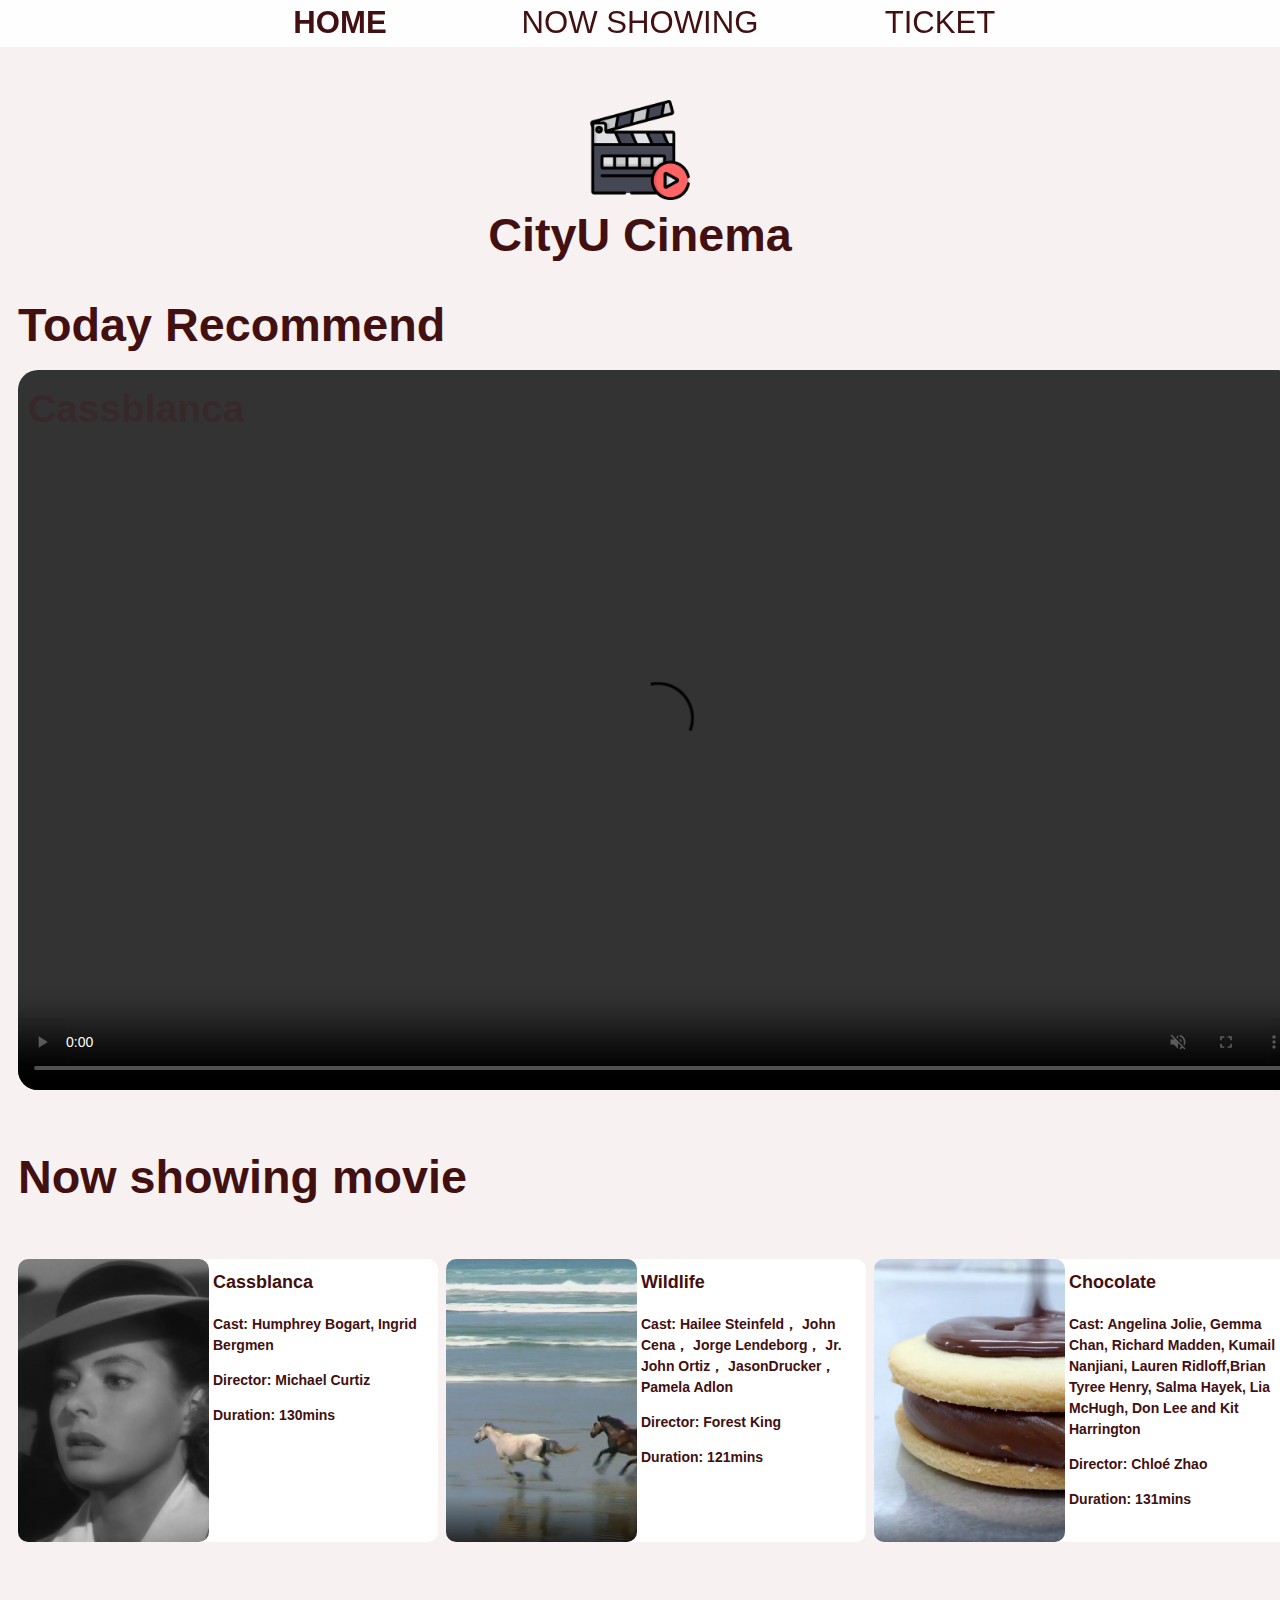
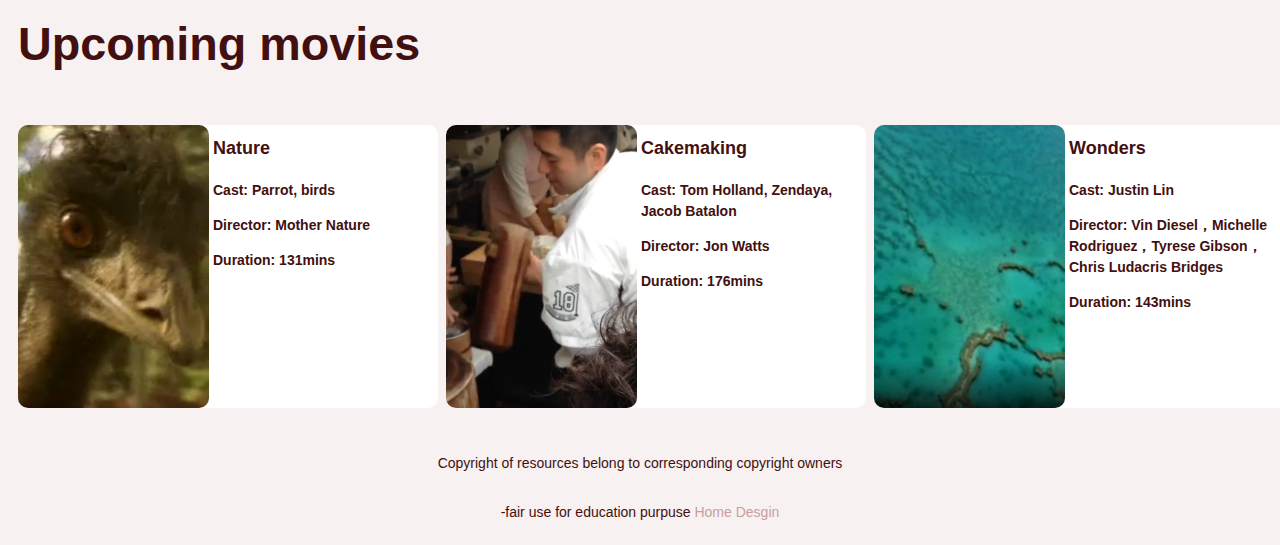
<file: index.html>
<!DOCTYPE html>
<html lang="en">

<head>
    <meta charset="UTF-8">
    <meta http-equiv="X-UA-Compatible" content="IE=edge">
    <meta name="viewport" content="width=device-width, initial-scale=1.0">
    <link rel="icon" href="img/clapboard.png">
    <link rel="stylesheet" href="CSS/common.css" media="screen">
    <link rel="stylesheet" href="CSS/homeStyle.css" media="screen">
    <script src="JS/movies.js"></script>
    <title>CityU Cinema</title>
    <script>
        const PlayThumbnailMovie = (prop, moviesMap) => {
            console.log(prop.children[1].children[0].textContent)
            title = prop.children[1].children[0].textContent;
            let temp = document.querySelector(".section-content").children;
            let data = moviesMap.get(title);
            temp[0].innerHTML = title;
            temp[1].src = data.src;
        }
        window.onload = () => {
            const movies = getMovies();
            const moviesMap = new Map();
            let counter = 0;
            for (let i = 0; i < movies.length; i++) {
                moviesMap.set(movies[i].name, movies[i]);
            }
            console.log("map" + moviesMap.size);
            const showingMovieCards = document.querySelectorAll(".showing-list .movie-cards");
            const upcomingMovieCards = document.querySelectorAll(".coming-list .movie-cards");
            console.log(showingMovieCards)
            console.log(showingMovieCards[0].children[1].children)
            const showingMovies = [];
            const upcomingMovies = [];
            for (let i = 0; i < movies.length; i++) {
                if (movies[i].type === "now") {
                    showingMovies.push(movies[i])
                } else if (movies[i].type === "upcoming") {
                    upcomingMovies.push(movies[i])
                }
            }
            movies.splice(0, movies.length);
            movies.push(...showingMovies, ...upcomingMovies)
            console.log(movies);
            //set playing movies
            document.querySelector(".video-clip").src = movies[counter % movies.length].src;
            document.querySelector(".section-content .title").innerHTML= movies[counter % movies.length].name;
            counter = (counter + 1) % movies.length;
            ///
            const showingMovieList = document.querySelector(".showing-list ul");
            showingMovieList.innerHTML = " ";
            for (let i = 0; i < showingMovies.length; i++) {
                showingMovieList.innerHTML += "<li id=showingMovie_" + i + "></li>"
                document.querySelector("#showingMovie_" + i).innerHTML = "<div class=" + "'" + "movie-cards" + "'" + "></div>";
                document.querySelector("#showingMovie_" + i + " .movie-cards").innerHTML += "<img src=img/" + showingMovies[i].thumbnail + " alt=" + "'" + showingMovies[i].thumbnail + "'" + ">";
                document.querySelector("#showingMovie_" + i + " .movie-cards").innerHTML += "<div class=" + "'" + "info" + "'" + "></div>"
                document.querySelector("#showingMovie_" + i + " .movie-cards .info").innerHTML += "<p class=" + "'" + "title" + "'" + ">" + showingMovies[i].name + "</p>";
                document.querySelector("#showingMovie_" + i + " .movie-cards .info").innerHTML += "<p>Cast: " + showingMovies[i].cast + " </p>"
                document.querySelector("#showingMovie_" + i + " .movie-cards .info").innerHTML += "<p>Director: " + showingMovies[i].director + " </p>"
                document.querySelector("#showingMovie_" + i + " .movie-cards .info").innerHTML += "<p>Duration: " + showingMovies[i].duration + "mins </p>"
            }

            const comingMovieList = document.querySelector(".coming-list ul");
            comingMovieList.innerHTML = " ";
            for (let i = 0; i < upcomingMovies.length; i++) {
                comingMovieList.innerHTML += "<li id=comingMovie_" + i + "></li>"
                document.querySelector("#comingMovie_" + i).innerHTML = "<div class=" + "'" + "movie-cards" + "'" + "></div>";
                document.querySelector("#comingMovie_" + i + " .movie-cards").innerHTML += "<img src=img/" + upcomingMovies[i].thumbnail + " alt=" + "'" + upcomingMovies[i].thumbnail + "'" + ">";
                document.querySelector("#comingMovie_" + i + " .movie-cards").innerHTML += "<div class=" + "'" + "info" + "'" + "></div>"
                document.querySelector("#comingMovie_" + i + " .movie-cards .info").innerHTML += "<p class=" + "'" + "title" + "'" + ">" + upcomingMovies[i].name + "</p>";
                document.querySelector("#comingMovie_" + i + " .movie-cards .info").innerHTML += "<p>Cast: " + upcomingMovies[i].cast + " </p>"
                document.querySelector("#comingMovie_" + i + " .movie-cards .info").innerHTML += "<p>Director: " + upcomingMovies[i].director + " </p>"
                document.querySelector("#comingMovie_" + i + " .movie-cards .info").innerHTML += "<p>Duration: " + upcomingMovies[i].duration + "mins </p>"
            }


            document.querySelectorAll(".movie-cards").forEach((item) => {
                item.addEventListener('click', () => {
                    PlayThumbnailMovie(item, moviesMap)
                })
            })

            document.querySelector(".video-clip").addEventListener('ended', () => {
                setTimeout(() => {
                    let video = document.querySelector(".video-clip");
                    video.src = movies[counter % movies.length].src;
                    document.querySelector(".section-content .title").innerHTML= movies[counter % movies.length].name;
                    //console.log(counter + " " + movies[counter % movies.length].name)
                    counter = (counter + 1) % movies.length;
                }, 2000)
            })

        }
    </script>
</head>

<body>
    <header>
        <img class="company-icon" src="img/clapboard.png" alt="cinema icon">
        <h1 class="company-name">CityU Cinema</h1>
    </header>
    <div class="menu">
        <a class="home-page" href="index.html">HOME</a>
        <a class="nowshowing-page" href="nowshowing.html">NOW SHOWING</a>
        <a class="ticket-page" href="ticketpage.html">TICKET</a>
    </div>
    <!--body-->
    <div class="container">
        <!--Recommend movie-->
        <div class="today-recommand-section">
            <h2 class="section-name">Today Recommend</h2>
            <!--the movie-->
            <div class="section-content">
                <h3 class="title">Wildlife</h3>
                <video class="video-clip" controls autoplay muted>
                    <source src="https://courses.cs.cityu.edu.hk/cs2204/video/wildlife.mp4" type="video/mp4">
                    <source src="https://courses.cs.cityu.edu.hk/cs2204/video/wildlife.ogg" type="video/ogg">
                    Your browser does not support the video tag.
                </video>
            </div>
        </div>
        <!--list of now showing and upcoming-->
        <div class="list-section">
            <!--Now showing movie list-->
            <div class="showing-list">
                <h3 class="list-title">Now showing movie</h3>
                <ul>
                    <li>
                        <div class="movie-cards">
                            <img src="img/spider-mannowayhome_lob_crd_03.jpg" alt="image of spider man no way home" />
                            <div class="info">
                                <p class="title">Spider-Man No Way Home</p>
                                <p>Cast: Tom Holland, Zendaya, Jacob Batalon</p>
                                <p>Director: Jon Watts</p>
                                <p>Duration: 120mins</p>
                            </div>
                        </div>
                    </li>
                    <li>
                        <div class="movie-cards">
                            <img src="img/eternals_lob_crd_06.jpg" alt="image of enternals" />
                            <div class="info">
                                <p class="title">Eternals</p>
                                <p>Cast: Angelina Jolie, Gemma Chan, Richard Madden, Kumail Nanjiani, Lauren Ridloff,
                                    Brian
                                    Tyree Henry, Salma Hayek, Lia McHugh, Don Lee and Kit Harrington</p>
                                <p>Director: Chloé Zhao</p>
                                <p>Duration: 120mins</p>
                            </div>
                        </div>
                    </li>
                    <li>
                        <div class="movie-cards">
                            <img src="img/John_Wick_Chapter_3_Poster.jpg" alt="image of John Wick 3">
                            <div class="info">
                                <p class="title">John Wick: Chapter 3 – Parabellum</p>
                                <p>Cast: A</p>
                                <p>Director: Keanu Reeves，Halle Berry，Laurence Fishburne</p>
                                <p>Duration: 131mins</p>
                            </div>
                        </div>
                    </li>
                </ul>
            </div>
            <!--Upcoming movies list-->
            <div class="coming-list">
                <h3 class="list-title">Upcoming movies</h3>
                <ul>
                    <li>
                        <div class="movie-cards">
                            <img src="img/F9_film_poster.jpg" alt="poster of Fast and  Furious 9">
                            <div class="info">
                                <p class="title">Fast and Furious 9</p>
                                <p>Cast: Justin Lin</p>
                                <p>Director: Vin Diesel，Michelle Rodriguez，Tyrese Gibson， Chris "Ludacris" Bridges</p>
                                <p>Duration: 143mins</p>
                            </div>
                        </div>
                    </li>
                    <li>
                        <div class="movie-cards">
                            <img src="img/The_Batman_2022_Poster.jpg" alt="poster of the batman">
                            <div class="info">
                                <p class="title">The Batman</p>
                                <p>Cast: Matt Reeves</p>
                                <p>Director: Robert Pattinson， Zoë Kravitz， Paul Dano， Jeffrey Wright， John Turturro，
                                    Peter
                                    Sarsgaard， Andy Serkis， Colin Farrell</p>
                                <p>Duration: 176mins</p>
                            </div>
                        </div>
                    </li>
                    <li>
                        <div class="movie-cards">
                            <img src="img/Bumblebee_(film)_poster.png" alt="poster of Bumblebee">
                            <div class="info">
                                <p class="title">Bumblebee</p>
                                <p>Cast: Travis Knight</p>
                                <p>Director: Hailee Steinfeld， John Cena， Jorge Lendeborg， Jr. John Ortiz， Jason
                                    Drucker，
                                    Pamela Adlon</p>
                                <p>Duration: 120mins</p>
                            </div>
                        </div>
                    </li>
                </ul>
            </div>
        </div>
    </div>


    <footer class="footer-container">
        <p>Copyright of resources belong to corresponding copyright owners</p>
        <p>-fair use for education purpuse <a href="index.html">Home</a> <a href="designpage.html">Desgin</a></p>
    </footer>

</body>

</html>
</file>
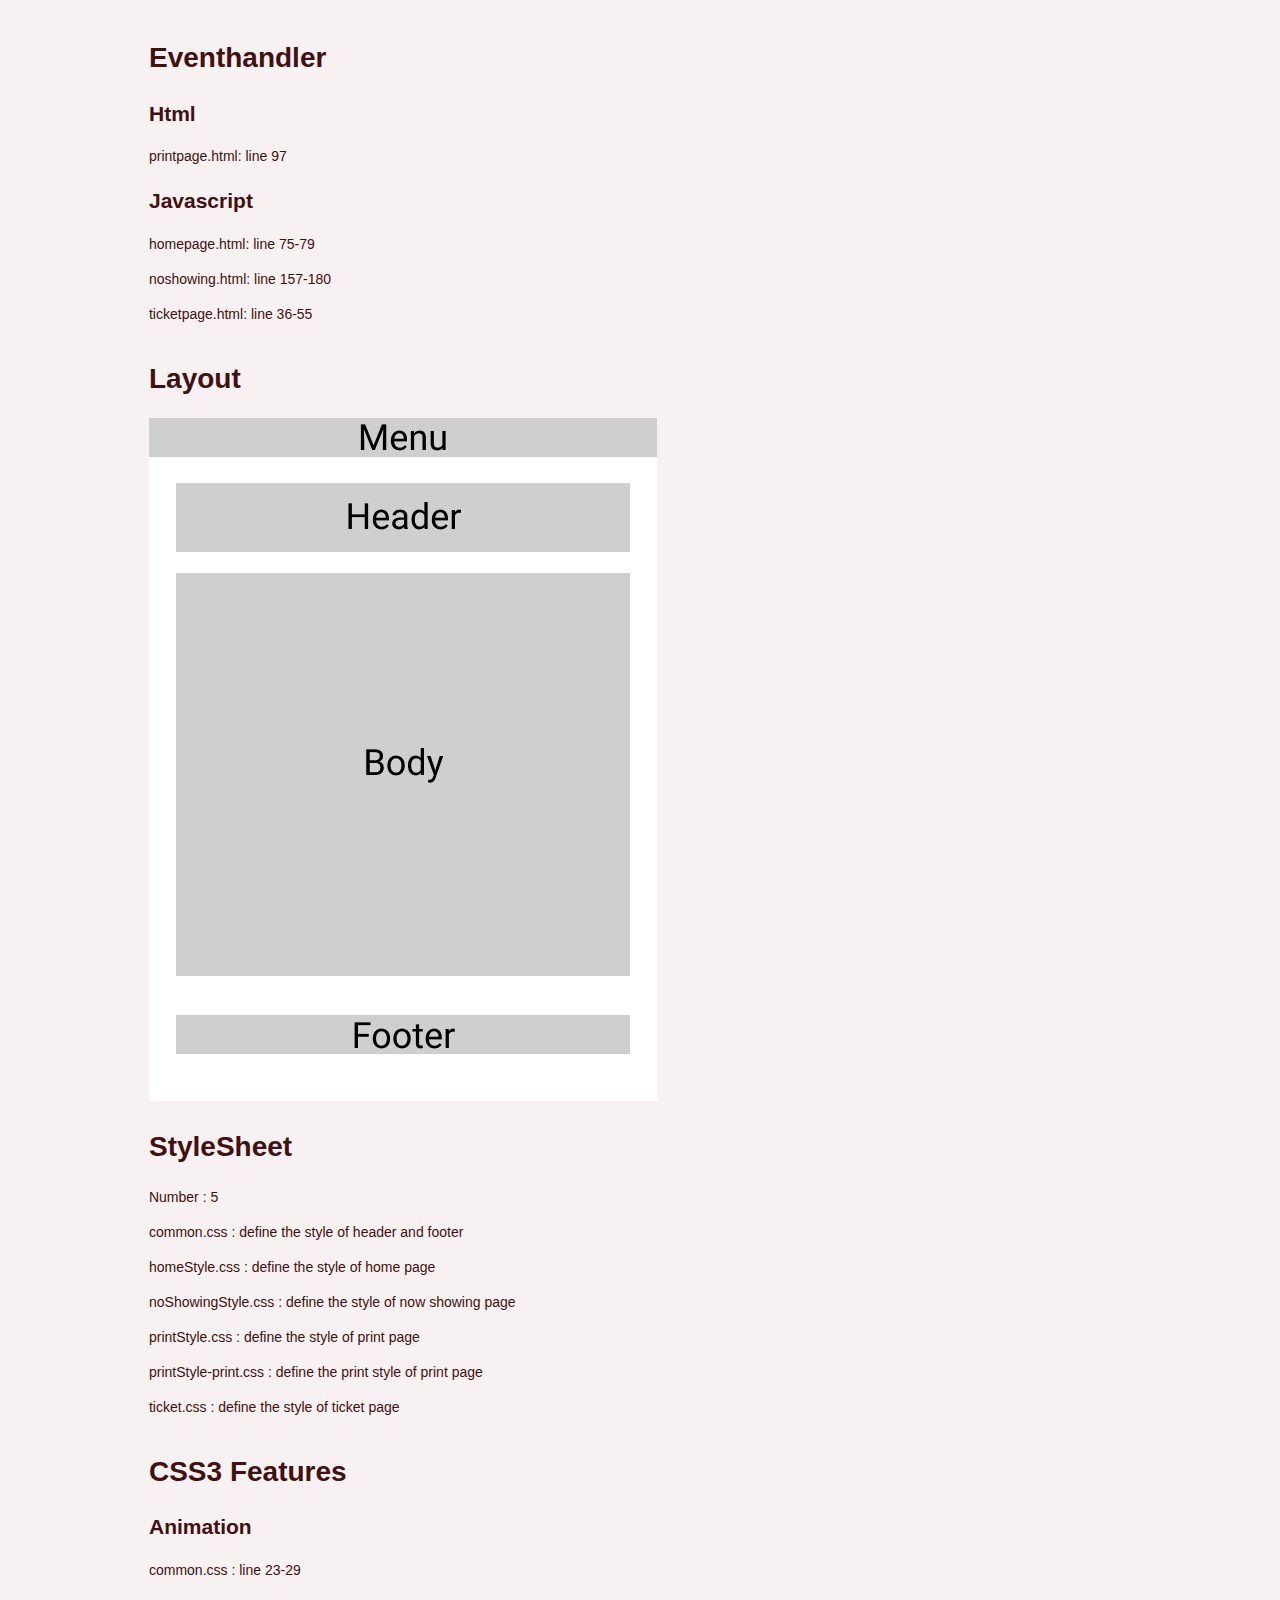
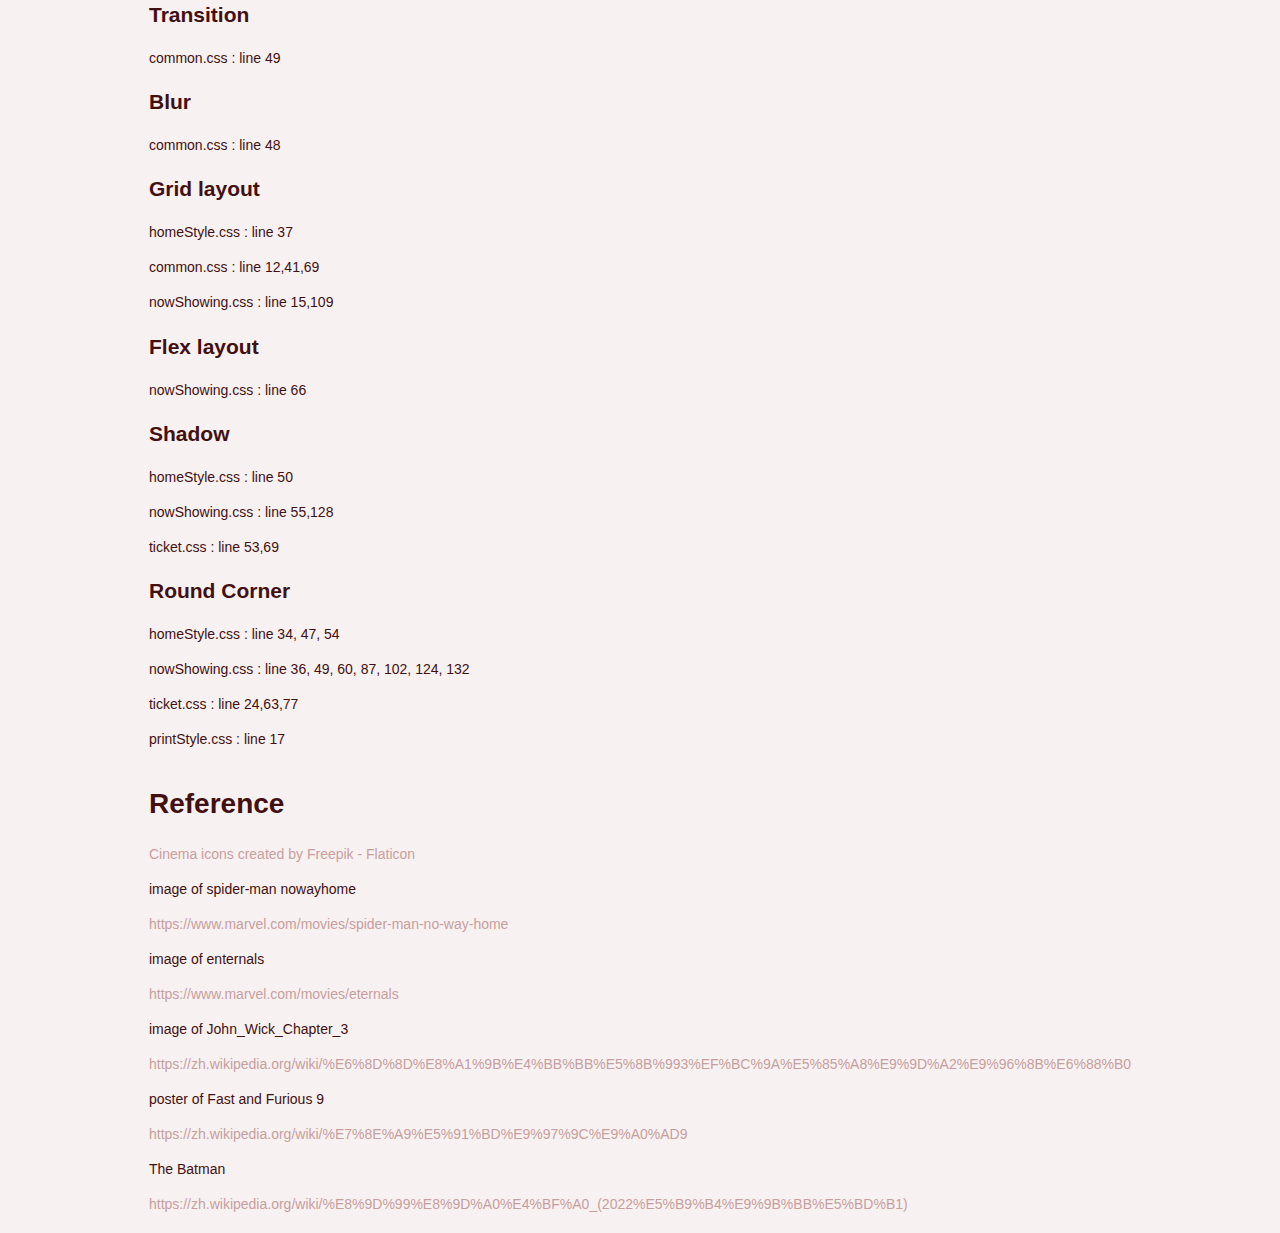
<file: designpage.html>
<!DOCTYPE html>
<html lang="en">

<head>
    <meta charset="UTF-8">
    <meta http-equiv="X-UA-Compatible" content="IE=edge">
    <meta name="viewport" content="width=device-width, initial-scale=1.0">
    <link rel="icon" href="img/clapboard.png">
    <link rel="stylesheet" href="CSS/common.css"  media="screen">
    <title>CityU Cinema</title>
</head>

<body>
    <div class="container">

        <div>
            <h1>Eventhandler</h1>
            <h2>Html</h2>
            <p>printpage.html: line 97</p>
            <h2>Javascript</h2>
            <p>homepage.html: line 75-79 </p>
            <p>noshowing.html: line 157-180</p>
            <p>ticketpage.html: line 36-55</p>
        </div>

        <div>
            <h1>Layout</h1>
            <img src="img/Web-layout.jpg">
        </div>

        <div>
            <h1>StyleSheet</h1>
            <p>Number : <span>5</span></p>
            <p>common.css : <span> define the style of header and footer </span></p>
            <p>homeStyle.css : <span> define the style of home page </span></p>
            <p>noShowingStyle.css : <span>define the style of now showing page </span></p>
            <p>printStyle.css : <span> define the style of print page </span></p>
            <p>printStyle-print.css : <span> define the print style of print page </span></p>
            <p>ticket.css : <span>define the style of ticket page </span></p>
        </div>

        <div>
            <h1>CSS3 Features</h1>
            <h2>Animation </h2>
            <p>common.css : line 23-29</p>

            <h2>Transition</h2>
            <p>common.css : line 49</p>

            <h2>Blur</h2>
            <p>common.css : line 48</p>
            
            <h2>Grid layout </h2>
            <p>homeStyle.css : line 37</p>
            <p>common.css : line 12,41,69</p>
            <p>nowShowing.css : line 15,109</p>

            <h2>Flex layout </h2>
            <p>nowShowing.css : line 66</p>

            <h2>Shadow</h2>
            <p>homeStyle.css : line 50</p>
            <p>nowShowing.css : line 55,128</p>
            <p>ticket.css : line 53,69</p>

            <h2>Round Corner</h2>
            <p>homeStyle.css : line 34, 47, 54</p>
            <p>nowShowing.css : line 36, 49, 60, 87, 102, 124, 132</p>
            <p>ticket.css : line 24,63,77</p>
            <p>printStyle.css : line 17</p>

        </div>


        <h1>Reference</h1>
        <a href="https://www.flaticon.com/free-icons/cinema" title="cinema icons">Cinema icons created by Freepik -
            Flaticon</a>
        <div>
            <p>image of spider-man nowayhome</p>
            <a
                href="https://www.marvel.com/movies/spider-man-no-way-home">https://www.marvel.com/movies/spider-man-no-way-home</a>
        </div>
        <div>
            <p>image of enternals</p>
            <a href="https://www.marvel.com/movies/eternals">https://www.marvel.com/movies/eternals</a>
        </div>
        <div>
            <p>image of John_Wick_Chapter_3</p>
            <a
                href="https://zh.wikipedia.org/wiki/%E6%8D%8D%E8%A1%9B%E4%BB%BB%E5%8B%993%EF%BC%9A%E5%85%A8%E9%9D%A2%E9%96%8B%E6%88%B0">https://zh.wikipedia.org/wiki/%E6%8D%8D%E8%A1%9B%E4%BB%BB%E5%8B%993%EF%BC%9A%E5%85%A8%E9%9D%A2%E9%96%8B%E6%88%B0</a>
        </div>
        <div>
            <p>poster of Fast and Furious 9</p>
            <a
                href="https://zh.wikipedia.org/wiki/%E7%8E%A9%E5%91%BD%E9%97%9C%E9%A0%AD9">https://zh.wikipedia.org/wiki/%E7%8E%A9%E5%91%BD%E9%97%9C%E9%A0%AD9</a>
        </div>
        <div>
            <p>The Batman</p>
            <a
                href="https://zh.wikipedia.org/wiki/%E8%9D%99%E8%9D%A0%E4%BF%A0_(2022%E5%B9%B4%E9%9B%BB%E5%BD%B1)">https://zh.wikipedia.org/wiki/%E8%9D%99%E8%9D%A0%E4%BF%A0_(2022%E5%B9%B4%E9%9B%BB%E5%BD%B1)</a>
        </div>
    </div>
</body>

</html>
</file>
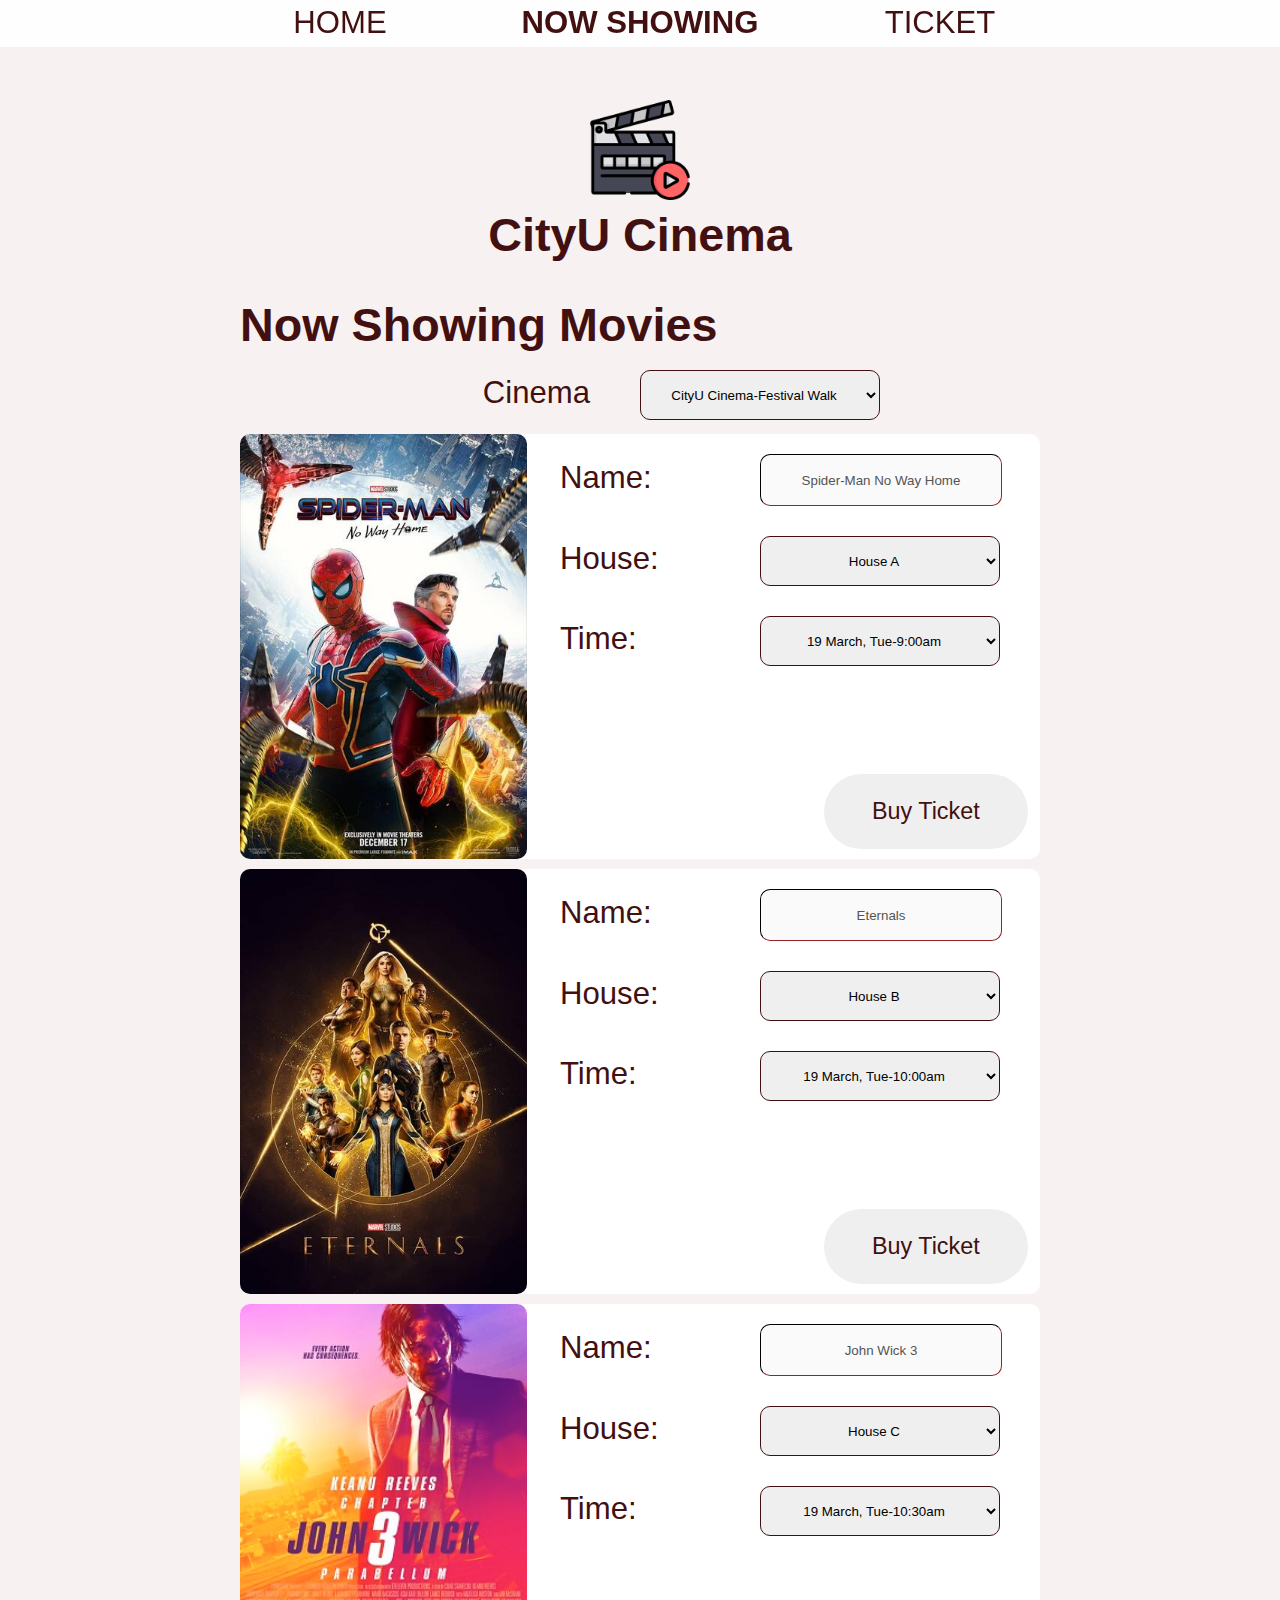
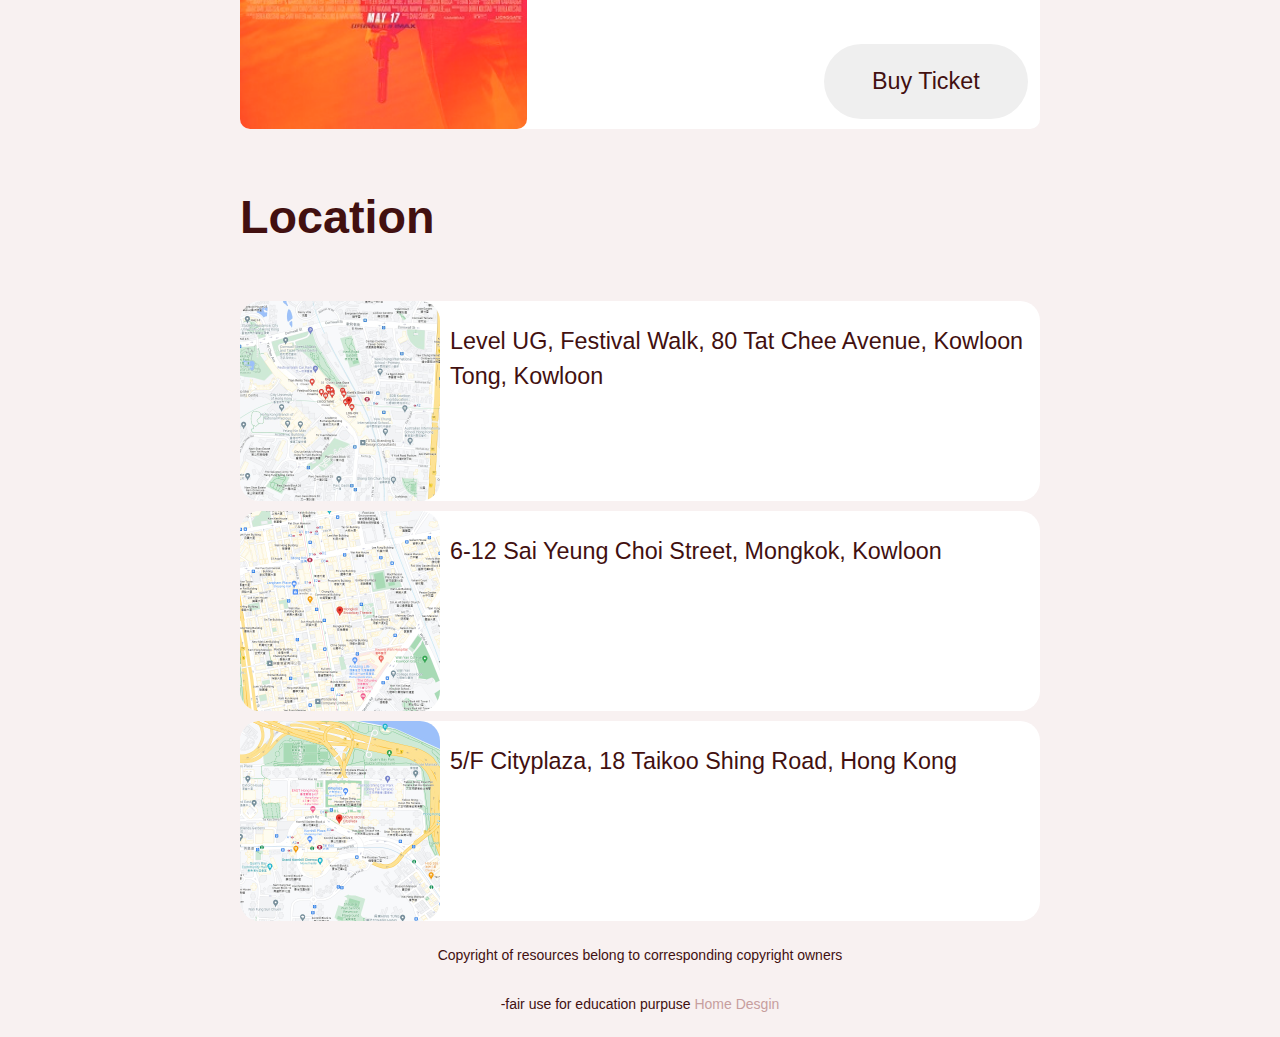
<file: nowshowing.html>
<!DOCTYPE html>
<html lang="en">

<head>
    <meta charset="UTF-8">
    <meta http-equiv="X-UA-Compatible" content="IE=edge">
    <meta name="viewport" content="width=device-width, initial-scale=1.0">
    <link rel="icon" href="img/clapboard.png">
    <link rel="stylesheet" href="CSS/common.css" media="screen">
    <link rel="stylesheet" href="CSS/nowshowingStyle.css" media="screen">
    <!--<script src="JS/cinemas.js"></script>-->
    <script src="https://courses.cs.cityu.edu.hk/cs2204/cw3/cinemas.js"></script>
    <script src="JS/movies.js"></script>
    <title>CityU Cinema</title>

    <script>
        function setAttribute(elem, obj) {
            for (let prop in obj) {
                elem.setAttribute(prop, obj[prop]);
            }
        }
        function Construct_ForDisplay_InputField(parent, label_text, nameAttr, movie_name, movie_id) {
            let input = document.createElement("div");
            input.setAttribute("class", "input");
            let label = document.createElement("label");
            label.setAttribute("for", nameAttr + "_" + movie_id);
            label.appendChild(document.createTextNode(label_text));
            let textBox = document.createElement("input");
            setAttribute(textBox, { type: "text", name: nameAttr, id: nameAttr + "_" + movie_id, value: movie_name, readonly: "readonly" });
            input.appendChild(label);
            input.appendChild(textBox);
            parent.appendChild(input);
        }
        function Construct_SelectField(parent, label_text, nameAttr, movie_id, options, isKey = true, bShowLabel = false) {
            let input = document.createElement("div");
            input.setAttribute("class", "input");
            let label = document.createElement("label");
            label.setAttribute("for", nameAttr + "_" + movie_id);
            label.appendChild(document.createTextNode(label_text));
            let select = document.createElement("select")
            setAttribute(select, { class: nameAttr, name: nameAttr, id: nameAttr + "_" + movie_id });
            for (let [key, val] of options.entries()) {
                let contentText = key;
                if (isKey != true) {
                    contentText = val;
                }
                let option = document.createElement("option");
                let text
                if (bShowLabel) {
                    text = document.createTextNode("House: " + contentText);
                } else {
                    text = document.createTextNode(contentText);
                }
                option.appendChild(text);
                option.setAttribute("value", contentText);
                select.appendChild(option);
            }
            input.appendChild(label);
            input.appendChild(select);
            parent.appendChild(input);
        }

        function ConstructMovieForms(cinemaMap, movies, selectedCinema) {
            document.querySelector(".forms").innerHTML = "";
            let ul = document.querySelector(".forms");
            for (let [movieID, movie] of cinemaMap.get(selectedCinema).entries()) {
                console.log(movie)
                let li = document.createElement("li");
                let form = document.createElement("form");
                setAttribute(form, { class: "form", method: "get", action: "ticketpage.html" });
                let img = document.createElement("img")
                setAttribute(img, { src: "img/" + movies[movieID - 1].thumbnail, alt: movies[movieID - 1].thumbnail })
                let form_inputs = document.createElement("div");
                form_inputs.setAttribute("class", "form-inputs")
                form.appendChild(form_inputs);
                form.appendChild(img);
                li.appendChild(form);
                ul.appendChild(li);
                //hidden
                let hidden = document.createElement("input");
                setAttribute(hidden, { type: "hidden", name: "cinema_name", value: selectedCinema });
                form_inputs.appendChild(hidden);
                // name
                Construct_ForDisplay_InputField(form_inputs, "Name:", "movie_name", movies[movieID - 1].name, movieID);
                //
                // house
                Construct_SelectField(form_inputs, "House:", "House", movieID, movie, true, true);
                //
                //date
                console.log(document.querySelector("#House_" + movieID).value)
                let temp = parseInt(document.querySelector("#House_" + movieID).value);
                Construct_SelectField(form_inputs, "Time:", "movie_time", movieID, movie.get(temp), false);


                //
                let submit_btn = document.createElement("input");
                setAttribute(submit_btn, { class: "btn", type: "submit", value: "Buy Ticket" })
                form.appendChild(submit_btn);
            }
        }

        function Update_Date_By_House(parent, cinemaMap, selectedCinema, movieID, houseNum) {
            parent.innerHTML = "";
            //console.log("ID: " + houseNum);
            //console.log(cinemaMap.get(selectedCinema).get(movieID).get(houseNum));
            for (let [key, val] of cinemaMap.get(selectedCinema).get(movieID).get(houseNum).entries()) {
                let contentText = val;
                let option = document.createElement("option");
                let text = document.createTextNode(contentText);
                option.appendChild(text);
                option.setAttribute("value", contentText);
                parent.appendChild(option);
            }
        }

        window.onload = () => {
            const cinemas = getCinemas();
            const movies = getMovies();
            let cinema = document.querySelector("#cinema");
            //remove original cinemas
            Array.from(cinema).forEach(item => {
                cinema.removeChild(item);
            })
            //insert cinema
            for (let i = 0; i < cinemas.length; i++) {
                let option = document.createElement("option");
                option.setAttribute("value", cinemas[i].branchName)
                option.setAttribute("id", i)
                let optionText = document.createTextNode(cinemas[i].branchName)
                option.appendChild(optionText);
                cinema.appendChild(option);
            }
            // reconstruct data of cinema using 
            let cinemaMap = new Map();
            for (let i = 0; i < cinemas.length; i++) {
                let cinema = cinemas[i];
                let movieMap = new Map()
                for (let j = 0; j < cinema.movies.length; j++) {
                    movie = cinema.movies[j];
                    let showsMap = new Map();
                    for (let k = 0; k < movie.shows.length; k++) {
                        show = movie.shows[k]
                        if (showsMap.get(show.house) == undefined) {
                            showsMap.set(show.house, [show.datetime])
                        } else {
                            let arr = []
                            arr.push(...showsMap.get(show.house), show.datetime)
                            showsMap.set(show.house, arr);
                        }
                    }
                    movieMap.set(movie.id, showsMap);
                }
                cinemaMap.set(cinema.branchName, movieMap);
            }

            console.log(cinemaMap);
            ConstructMovieForms(cinemaMap, movies, document.querySelector("#cinema").value);

            document.querySelector("#cinema").addEventListener("change", () => {
                console.log("change")
                ConstructMovieForms(cinemaMap, movies, document.querySelector("#cinema").value);
                document.querySelectorAll(".House").forEach(ele => {
                    ele.addEventListener("change", () => {
                        let time = document.querySelector("#movie_time" + "_" + ele.id[ele.id.length - 1]);
                        let movieID = parseInt(ele.id[ele.id.length - 1]);
                        let selectedCinema = document.querySelector("#cinema").value
                        let houseNum = parseInt(document.querySelector("#House" + "_" + ele.id[ele.id.length - 1]).value);
                        Update_Date_By_House(time, cinemaMap, selectedCinema, movieID, houseNum);
                    })
                })

            })

            document.querySelectorAll(".House").forEach(ele => {
                ele.addEventListener("change", () => {
                    let time = document.querySelector("#movie_time" + "_" + ele.id[ele.id.length - 1]);
                    let movieID = parseInt(ele.id[ele.id.length - 1]);
                    let selectedCinema = document.querySelector("#cinema").value
                    let houseNum = parseInt(document.querySelector("#House" + "_" + ele.id[ele.id.length - 1]).value);
                    Update_Date_By_House(time, cinemaMap, selectedCinema, movieID, houseNum);
                })
            })
        }
    </script>
</head>

<body>
    <header>
        <img class="company-icon" src="img/clapboard.png" alt="cinema icon">
        <h1 class="company-name">CityU Cinema</h1>
    </header>
    <div class="menu">
        <a class="home-page" href="index.html">HOME</a>
        <a class="nowshowing-page" href="nowshowing.html">NOW SHOWING</a>
        <a class="ticket-page" href="ticketpage.html">TICKET</a>
    </div>

    <div class="container">
        <!--movie_selection-->
        <div class="selection-section">
            <h2 class="selection-title">Now Showing Movies</h2>
            <div class="cinema-selection">
                <label for="cinema">Cinema</label>
                <select name="cinema" id="cinema">
                    <option value="festival walk">CityU Cinema-Festival Walk</option>
                    <option value="MongKok">CityU Cinema-MongKok</option>
                    <option value="TaiKoo">CityU Cinema-TaiKoo</option>
                </select>
            </div>
            <!--movie 1-->
            <ul class="forms">
                <li>
                    <form class="form" method="get" action="ticketpage.html">
                        <img src="img/spider-mannowayhome_lob_crd_03.jpg" alt="image of spider man no way home" />
                        <div class="form-inputs">
                            <div class="input">
                                <label for="movie_name_1">Name: </label>
                                <input type="text" id="movie_name_1" name="movie_name_1" value="Spider-Man No Way Home"
                                    disabled />
                            </div>
                            <div class="input">
                                <label for="house_1">House:</label>
                                <select id="house_1" name="house_1">
                                    <option value="House A">House A</option>
                                </select>
                            </div>
                            <div class="input">
                                <label for="movie_time_1">Time: </label>
                                <select name="movie_time_1" id="movie_time_1">
                                    <option value="19 March, Tue-9:00am">19 March, Tue-9:00am</option>
                                </select>
                            </div>
                        </div>
                        <input class="btn" type="submit" value="Buy Ticket" />
                    </form>
                </li>
                <li>
                    <form class="form" method="get" action="ticketpage.html">
                        <img src="img/eternals_lob_crd_06.jpg" alt="image of enternals" />
                        <div class="form-inputs">
                            <div class="input">
                                <label for="movie_name_2">Name: </label>
                                <input type="text" name="movie_name_2" id="movie_name_2" value="Eternals" disabled />
                            </div>
                            <div class="input">
                                <label for="house_2">House:</label>
                                <select name="house_2" id="house_2">
                                    <option value="House B">House B</option>
                                </select>
                            </div>
                            <div class="input">
                                <label for="movie_time_2">Time: </label>
                                <select name="movie_time_2" id="movie_time_2">
                                    <option value="19 March, Tue-10:00am">19 March, Tue-10:00am</option>
                                </select>
                            </div>
                        </div>
                        <input class="btn" type="submit" value="Buy Ticket" />
                    </form>
                </li>
                <li>
                    <form class="form" method="get" action="ticketpage.html">
                        <img src="img/John_Wick_Chapter_3_Poster.jpg" alt="image of John Wick 3">
                        <div class="form-inputs">
                            <div class="input">
                                <label for="movie_name_3">Name: </label>
                                <input type="text" name="movie_name_3" id="movie_name_3" value="John Wick 3" disabled />
                            </div>
                            <div class="input">
                                <label for="house_3">House:</label>
                                <select name="house_3" id="house_3">
                                    <option value="House C">House C</option>
                                </select>
                            </div>
                            <div class="input">
                                <label for="movie_time_3">Time: </label>
                                <select name="movie_time_3" id="movie_time_3">
                                    <option value="19 March, Tue-10:30am">19 March, Tue-10:30am</option>
                                </select>
                            </div>
                        </div>
                        <input class="btn" type="submit" value="Buy Ticket" />
                    </form>
                </li>
            </ul>
        </div>
        <!--show cinema_location-->
        <div class="locations">
            <h2>Location</h2>
            <div class="location">
                <img src="img/festival_walk_loc.jpg" alt="image of Festival Walk cinema location">
                <p>Level UG, Festival Walk, 80 Tat Chee Avenue, Kowloon Tong, Kowloon</p>
            </div>
            <div class="location">
                <img src="img/mongkok_loc.jpg" alt="image of Mongkok cinema location">
                <p> 6-12 Sai Yeung Choi Street, Mongkok, Kowloon</p>
            </div>
            <div class="location">
                <img src="img/taikoo_loc.jpg" alt="image of taikoo cinema location">
                <p> 5/F Cityplaza, 18 Taikoo Shing Road, Hong Kong</p>
            </div>
        </div>
    </div>

    <footer class="footer-container">
        <p>Copyright of resources belong to corresponding copyright owners</p>
        <p>-fair use for education purpuse <a href="index.html">Home</a> <a href="designpage.html">Desgin</a></p>
    </footer>

</body>

</html>
</file>
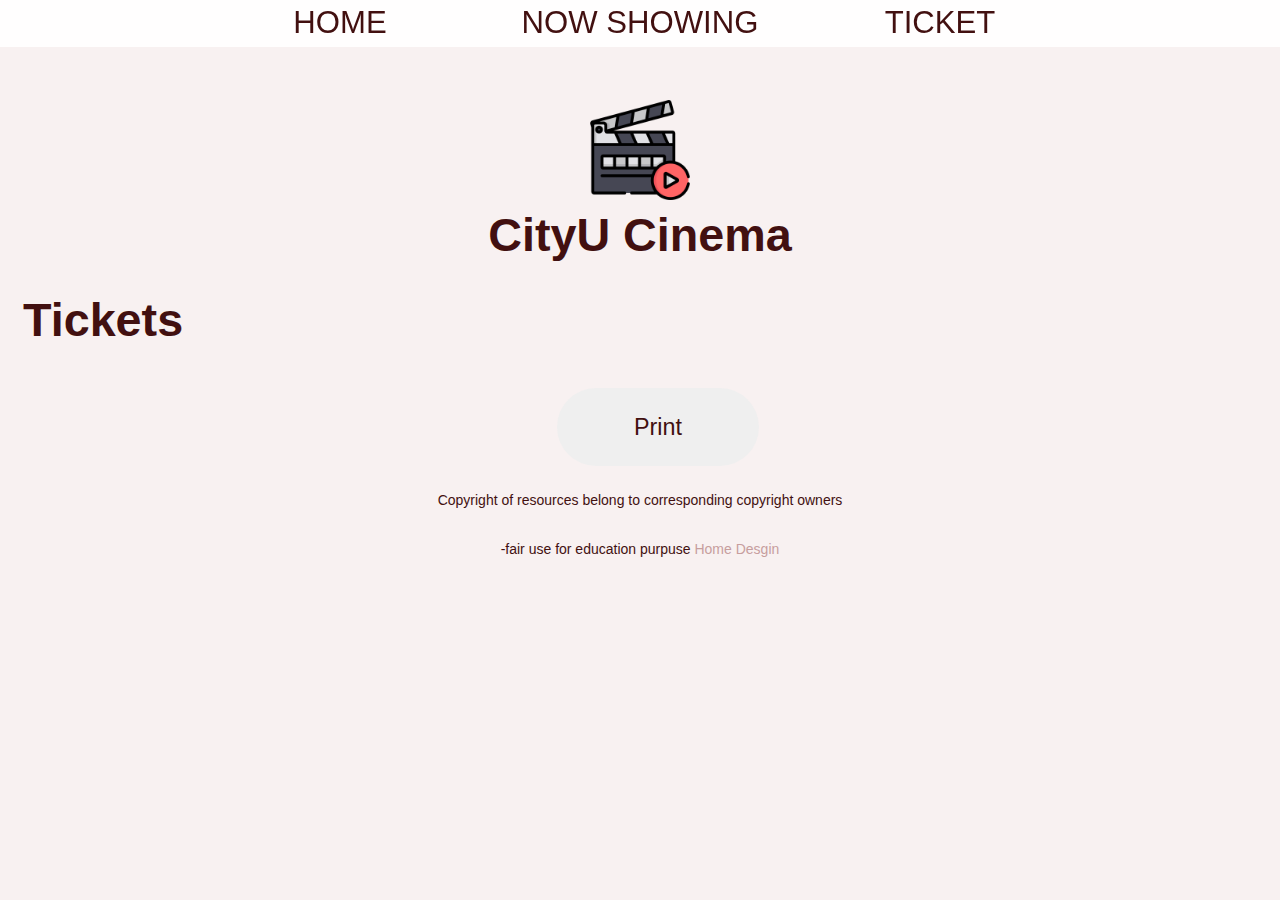
<file: printpage.html>
<!DOCTYPE html>
<html lang="en">

<head>
    <meta charset="UTF-8">
    <meta http-equiv="X-UA-Compatible" content="IE=edge">
    <meta name="viewport" content="width=device-width, initial-scale=1.0">
    <link rel="icon" href="img/clapboard.png">
    <link rel="stylesheet" href="CSS/common.css" media="screen">
    <link rel="stylesheet" href="CSS/printStyle.css" media="screen">
    <link rel="stylesheet" href="CSS/printStyle-print.css" media="print">
    <title>CityU Cinema</title>

    <script>

        function printTickets(){
            window.print();
        }

        function StringToArr(str) {
            let temp = [];
            let seat = "";
            if (str != null) {
                for (let i = 0; i < str.length; i++) {
                    if (str[i] != " ") {
                        seat = seat + str[i];
                    } else {
                        temp.push(seat);
                        seat = "";
                    }
                }
            }
            return temp;
        }

        function Construct_Tickets(parent, cinema_name, movie_name, house, time, seats) {
            for (let i = 0; i < seats.length; i++) {
                parent.innerHTML += "<li" + " " + "id=" + "'" + "ticket_" + i + "'" + "></li>"
                let li = document.querySelector("#ticket_" + i);
                li.innerHTML = "<div class=" + "'" + "ticket" + "'" + "></div>";
                let ticket = document.querySelector("#ticket_" + i + " .ticket");
                ticket.innerHTML += "<h2>Ticket " + (i + 1) + "</h2>";
                ticket.innerHTML += "<p>Cinema: " + cinema_name + "</p>";
                ticket.innerHTML += "<p>Movie: " + movie_name + "</p>";
                ticket.innerHTML += "<p>Time: " + time + "</p>";
                ticket.innerHTML += "<p>House: House" + house + "</p>";
                ticket.innerHTML += "<p>Seat: " + seats[i] + "</p>";
            }
        }
        window.onload = () => {
            document.querySelector(".ticket-list").innerHTML = "";
            let parms = new URLSearchParams(window.location.search);
            let seats = parms.get("seat");
            console.log(seats);
            let seatArr = StringToArr(seats);
            console.log(seatArr.length);
            Construct_Tickets(document.querySelector(".ticket-list"), parms.get("cinema_name"), parms.get("movie_name"), parms.get("house"), parms.get("movie_time"), seatArr);
        }
    </script>
</head>

<body>
    <header>
        <img class="company-icon" src="img/clapboard.png" alt="cinema icon">
        <h1 class="company-name">CityU Cinema</h1>
    </header>
    <div class="menu">
        <a class="home-page" href="index.html">HOME</a>
        <a class="nowshowing-page" href="nowshowing.html">NOW SHOWING</a>
        <a class="ticket-page" href="ticketpage.html">TICKET</a>
    </div>

    <div class="container">
        <h1 class="section-title">Tickets</h1>
        <ul class="ticket-list">
            <li>
                <div class="ticket">
                    <h2>Ticket 1</h2>
                    <p>Cinema: CityU Cinema-Festival Walk</p>
                    <p>Movie: Spider-Man No Way Home</p>
                    <p>Time: 19 March, Tue-9:00am</p>
                    <p>House: House A</p>
                    <p>Seat: C2</p>
                </div>
            </li>
            <li>
                <div class="ticket">
                    <h2>Ticket 2</h2>
                    <p>Cinema: CityU Cinema-Festival Walk</p>
                    <p>Movie: Spider-Man No Way Home</p>
                    <p>Time: 19 March, Tue-9:00am</p>
                    <p>House: House A</p>
                    <p>Seat: C3</p>
                </div>
            </li>
        </ul>
        <input type="button" class="btn" value="Print" onclick="printTickets()" >
    </div>

    <footer class="footer-container">
        <p>Copyright of resources belong to corresponding copyright owners</p>
        <p>-fair use for education purpuse <a href="index.html">Home</a> <a href="designpage.html">Desgin</a></p>
    </footer>

    <script>

    </script>
</body>

</html>
</file>
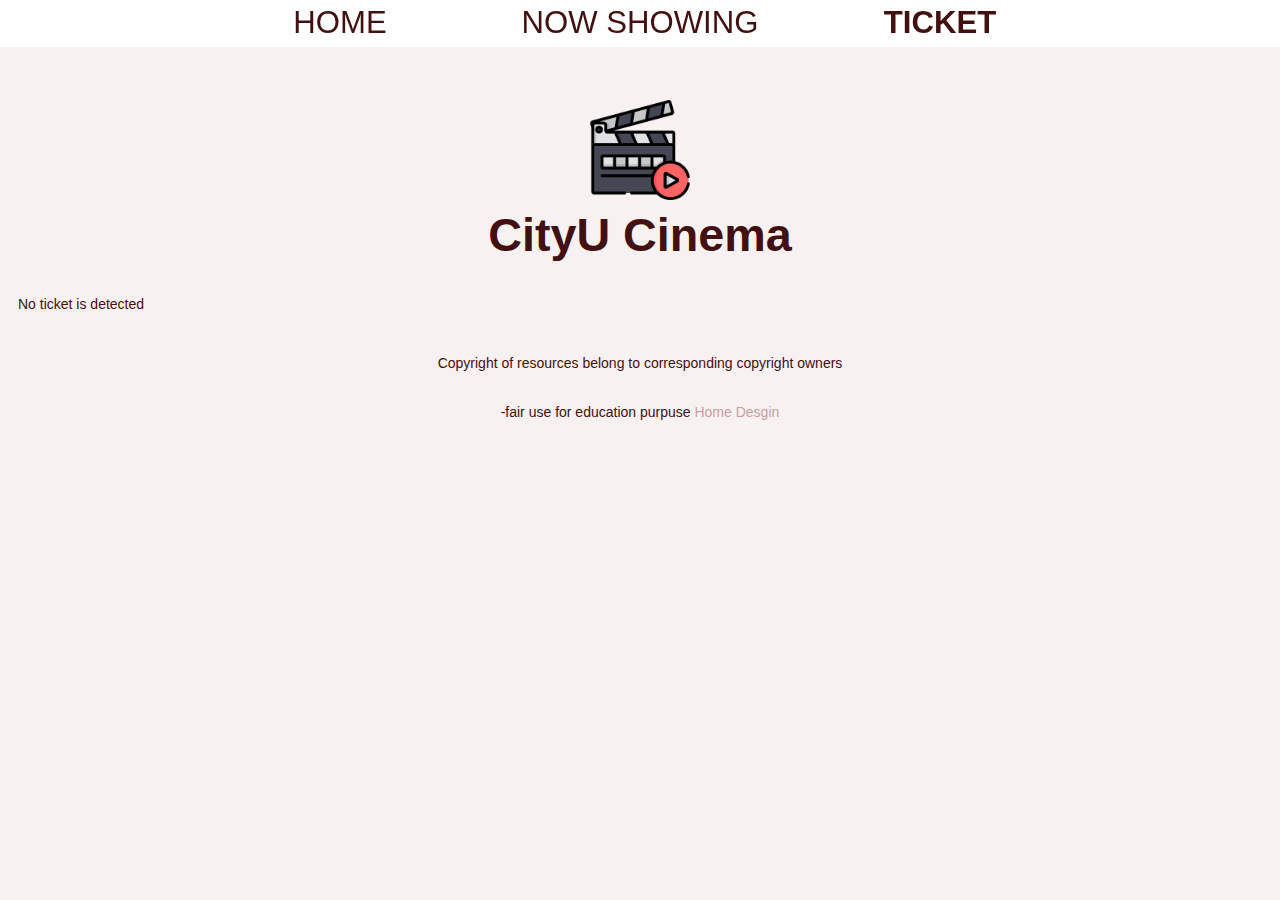
<file: ticketpage.html>
<!DOCTYPE html>
<html lang="en">

<head>
    <meta charset="UTF-8">
    <meta http-equiv="X-UA-Compatible" content="IE=edge">
    <meta name="viewport" content="width=device-width, initial-scale=1.0">
    <link rel="icon" href="img/clapboard.png">
    <link rel="stylesheet" href="CSS/common.css" media="screen">
    <link rel="stylesheet" href="CSS/ticketStyle.css" media="screen">
    <script src="https://courses.cs.cityu.edu.hk/cs2204/cw3/cinemas.js"></script>
    <title>CityU Cinema</title>

    <script>
        function UpdateBookSeat(bookSeats){
            document.querySelector(".seat").value="";
            for(const [key,seat] of bookSeats.entries()){
                console.log(seat);
                document.querySelector(".seat").value+=seat+" ";
            }
        }

        window.onload = () => {
            const parms = new URLSearchParams(window.location.search);
            if (parms == false) {
                document.querySelector(".form").innerHTML = "<p>No ticket is detected</p>";
                return null;
            }
            console.log(parms.has("cinema_name"));
            document.querySelector(".seat").value="";
            document.querySelector(".cinema_name").value = parms.get("cinema_name");
            document.querySelector(".movie_name").value=parms.get("movie_name");
            document.querySelector(".movie_time").value=parms.get("movie_time");
            document.querySelector(".house").value=parms.get("House");
            let seats=document.querySelectorAll(".cinema-seat");
            let bookSeats=new Set();
            seats.forEach(element => {
                element.addEventListener("click",()=>{
                    let seat=element.closest("tr").children[0].textContent+element.textContent;
                    if(bookSeats.has(seat)==true){
                        bookSeats.delete(seat);
                    }else{
                        bookSeats.add(seat);
                    }
                    console.log(seat);
                    console.log(element.style.backgroundColor);
                    let col=element.style.backgroundColor;
                    if(col!="rgb(230, 107, 107)"){
                        element.style.backgroundColor='rgb(230, 107, 107)';
                    }else{
                        element.style.backgroundColor='';
                    }
                   console.log(bookSeats);
                   UpdateBookSeat(bookSeats);
                })
            });
        }
    </script>
</head>

<body>
    <header>
        <img class="company-icon" src="img/clapboard.png" alt="cinema icon">
        <h1 class="company-name">CityU Cinema</h1>
    </header>
    <div class="menu">
        <a class="home-page" href="index.html">HOME</a>
        <a class="nowshowing-page" href="nowshowing.html">NOW SHOWING</a>
        <a class="ticket-page" href="ticketpage.html">TICKET</a>
    </div>

    <div class="container">
        <!--pre fill info-->
        <form class="form" method="get" action="printpage.html">
            <div class="ticket-section">
                <h2>Ticket</h2>
                <div class="ticket-info">
                    <label>Cinema:</label>
                    <input type="text" name="cinema_name" class="cinema_name" value="CityU Cinema-Festival Walk"
                        readonly><br>
                    <label>Movie:</label>
                    <input type="text" name="movie_name" class="movie_name" value="Spider-Man No Way Home"
                        readonly><br>
                    <label>Time:</label>
                    <input type="text" name="movie_time" class="movie_time" value="19 March, Tue-9:00am" readonly><br>
                    <label>House:</label>
                    <input type="text" name="house" class="house" value="House A" readonly><br>
                </div>
            </div>
            <!--table selection-->

            <table>
                <thead>
                    <tr>
                        <th> </th>
                        <th colspan="4" class="cinema-screen">Screen</th>
                    </tr>
                </thead>
                <tr>
                    <td class="cinema-seat-row">A</td>
                    <td class="cinema-seat">1</td>
                    <td class="cinema-seat">2</td>
                    <td class="cinema-seat">3</td>
                    <td class="cinema-seat">4</td>
                </tr>
                <tr>
                    <td class="cinema-seat-row">B</td>
                    <td class="cinema-seat">1</td>
                    <td class="cinema-seat">2</td>
                    <td class="cinema-seat">3</td>
                    <td class="cinema-seat">4</td>
                </tr>
                <tr>
                    <td class="cinema-seat-row">C</td>
                    <td class="cinema-seat">1</td>
                    <td class="cinema-seat">2</td>
                    <td class="cinema-seat">3</td>
                    <td class="cinema-seat">4</td>
                </tr>
            </table>

            <!--seat booked-->
            <div class="seat-booked">
                <h3>Seat Booked</h3>
                <div class="seat-booked-info">
                    <input type="text" name="seat" class="seat" value="C2 C3" readonly>
                    <input class="btn" type="submit" value="Comfirm">
                </div>
            </div>
        </form>
    </div>


    <footer class="footer-container">
        <p>Copyright of resources belong to corresponding copyright owners</p>
        <p>-fair use for education purpuse <a href="index.html">Home</a> <a href="designpage.html">Desgin</a></p>
    </footer>

</body>

</html>
</file>
<file: CSS/common.css>
body{
    font-family: -apple-system, BlinkMacSystemFont, 'Segoe UI', Roboto, Oxygen, Ubuntu, Cantarell, 'Open Sans', 'Helvetica Neue', sans-serif;
    background: hsl(0, 33%, 96%);
    color: hsl(0, 61%, 16%);
    line-height: 1.5;
    font-size: 0.875rem;
}

header{
    /*background: rgb(250, 169, 169);*/
    margin-top: 100px;
    display: grid;
    justify-content: center;
    grid-template-columns: 900px;
}
.company-icon{
    justify-self: center;
    width: 100px;
    height: 100px;
    animation: loadImg 3000ms ease-in-out;
}

@keyframes loadImg{
    0%{
        transform: translateY(-100%);
    }
    100%{
        transform: translateY(0%);
    }
}

.company-name{
    justify-self: center;
    margin-top: 0%;
    margin-bottom: 0%;
    font-size: 6ch;
}
.menu{
    position:fixed;
    background-color:hsla(0, 0%, 100%, 0.5) ;
    display: grid;
    grid-template-columns: repeat(3,minmax(auto,300px));
    justify-content: center;
    top:0%;
    left:0%;
    width:100%;
    z-index: 99;
    backdrop-filter: blur(3px);
    transition: background-color 1s, backdrop-filter 1s;
}
.menu:hover{
    background-color:hsla(0, 0%, 100%, 0.9) ;
    backdrop-filter: blur(8px);
}

.menu>a,.menu>a:visited{
    justify-self: center;
    font-size: 4ch;
    text-decoration: none;
    color:hsl(0, 61%, 16%);
}
.menu>a:hover{
    color:hsl(360, 71%, 66%);
    font-weight: bold;
}

.footer-container{
   /* background: rgb(250, 169, 169);*/
    display: grid;
    justify-content: center;
    justify-items: center;
    align-content: center;
}
a, a:visited{
    text-decoration: none;
    color:hsl(0, 27%, 70%);
}
.container{
    display: grid;
    justify-content: safe center;
    padding: 10px;

}
</file>
<file: CSS/homeStyle.css>
.home-page {
    pointer-events: none;
    cursor: default;
    color: hsl(360, 71%, 66%);
    font-weight: bold;
}

.today-recommand-section>.section-name{
    font-size: 6ch;
    margin-top: 10px;
    margin-bottom: 10px;
}

.today-recommand-section .section-content{
    position: relative;
    width: 1280px;
    height: 725px;

}

.section-content .title{
    position:absolute;
    font-size: 5ch;
    margin: 10px 10px 10px 10px;
    top:0px;
    left: 0px;
    z-index: 1;
    color:hsla(0, 61%, 16%, 0.281);
    pointer-events: none;
}
.showing-list, .coming-list{
    height: 420px;
}
.section-content .video-clip{
    position: relative;
    border-radius: 20px;
    width: 1280px;
    height: 720px;
}
.list-section ul{
    width: 283px;
    height: 1280px;
    list-style-type: none;
    padding-left: 0%;
    transform-origin: right top;
    overflow-x:hidden;
    overflow-y: scroll;
    transform: rotate(-90deg) translateY(-283px);
}
.list-section ul::-webkit-scrollbar{
    display: none;
}
.list-section ul li{
    transform: rotate(90deg) ;
    margin-bottom: 145px;
}

.movie-cards{
    white-space: normal;
    background: white;
    position: relative;
    height: 283px;
    width: 420px;
    border-radius: 10px;
}
.movie-cards:hover{
    box-shadow: 0 4px 8px 1px rgba(255, 67, 67, 0.2), 0 6px 20px 1px rgba(255, 67, 67, 0.2);
}

.movie-cards img{
    border-radius: 10px;
    position: absolute;
    width: 191px;
    height: 283px;
}
.movie-cards img:hover{
    cursor:grab;
}
.movie-cards .info{
    position: absolute;
    left: 195px;
    font-weight: bold;
}
.info>.title{
    margin-top: 10px;
    font-size: large;
    font-weight: bolder;
}

.list-section .list-title{
    font-size: 6ch;
}
</file>
<file: CSS/nowshowingStyle.css>
.nowshowing-page {
    pointer-events: none;
    cursor: default;
    color: hsl(360, 71%, 66%);
    font-weight: bold;
}

.selection-title{
    font-size: 6ch;
    margin-top: 10px;
    margin-bottom: 10px;
}

select,input{
    text-align: center;
}

.selection-section .cinema-selection{
    display: grid;
    grid-template-columns: 1fr 1fr;
    justify-content: center;
}
.cinema-selection label{
    width: 350px;
    height: 50px;
    display: inline-block;
    font-size: 4ch;
    text-align: end;
}
.cinema-selection select{
    width: 240px;
    height: 50px;
    display: inline-block;
    padding: 0%;
    margin: 0%;
    border-radius: 10px;
    border-width: 1px;
    border-color: hsl(0, 61%, 16%);
}
.forms{
    padding-left: 0%;
    list-style-type: none;
    display: grid;
    grid-template-columns: 1fr;
    row-gap: 10px;
}
.forms .form{
    background: white;
    border-radius: 10px;
    position: relative;
    width: 800px;
    height: 425px;
}
.form:hover{
    box-shadow: 0 4px 8px 1px rgba(255, 67, 67, 0.2), 0 6px 20px 1px rgba(255, 67, 67, 0.2);
}
.form img{
    width: 287px;
    height: 425px;
    border-radius: 10px;
}
.form .form-inputs{
    position: absolute;
    left:300px;
    top: 0px;
    width: 500px;
}
.form-inputs .input{
    display: flex;
    margin: 2%;
    padding: 2%;
    align-items: center;
}
.input label{
    width: 200px;
    height: 50px;
    display: inline-block;
    font-size: 4ch;

}
.input input, .input select{
    width: 240px;
    height: 50px;
    display: inline-block;
    padding: 0%;
    margin: 0%;
    border-radius: 10px;
    border-width: 1px;
    border-color: hsl(0, 61%, 16%);
}

.input input:hover,.input select:hover{
    border-color: hsl(360, 71%, 66%);
}
.form .btn{
    font-size: 3ch;
    position: absolute;
    left:73%;
    top:80%;
    color:hsl(0, 61%, 16%);
    padding: 3% 6%;
    border-radius: 50px;
    border: 0px;
}
.form .btn:hover{
    cursor: pointer;
    color: white;
    background:hsl(360, 71%, 66%) ;
}

.locations{
    display: grid;
    grid-template-columns: 1fr;
    row-gap: 10px;
}
.locations>h2{
    font-size: 6ch;
}
.locations .location{
    background:white;
    position: relative;
    width: 800px;
    height: 200px;
    border-radius: 20px;
}

.locations .location:hover{
    box-shadow: 0 4px 8px 1px rgba(255, 67, 67, 0.2), 0 6px 20px 1px rgba(255, 67, 67, 0.2);
}
.locations .location>img{
    /*position: absolute;*/
    border-radius: 20px;
    float: left;
    width: 200px;
    height: 200px;
}
.locations .location p{
    position: absolute;
    left: 210px;
    font-size: 3ch;
}
</file>
<file: CSS/printStyle.css>
.container{
    grid-template-columns: 1280px;
}

.ticket-list{
    list-style: none;
}

.section-title{
    font-size: 6ch;
    margin: 5px 5px 5px;
}
.ticket{
    background: white;
    padding: 5px 30px 5px;
    margin: 5px auto 5px;
    border-radius: 20px;
    font-size: 3ch;
}

.btn{
    margin: 0 auto;
    font-size: 3ch;
    color:hsl(0, 61%, 16%);
    padding: 2% 6%;
    border-radius: 50px;
    border: 0px;
}
.btn:hover{
    cursor: pointer;
    color: white;
    background:hsl(360, 71%, 66%) ;
}
</file>
<file: CSS/printStyle-print.css>
header,.menu,.footer-container,.section-title{
    display: none;
}

ul{
    list-style: none;
}

li{
    page-break-after: always;
}

.btn{
    display: none;
}
</file>
<file: CSS/ticketStyle.css>
.ticket-page {
    pointer-events: none;
    cursor: default;
    color: hsl(360, 71%, 66%);
    font-weight: bold;
}

.container{
    grid-template-columns: 1280px;
}

input[type="text"]{
    width: 90%;
    border: 0px;
    font-size:1.5rem;
    color: hsl(0, 61%, 16%);
    padding: 1%;
    pointer-events:none;
}


.ticket-section>h2{
    text-decoration: none;
    margin: 5px 5px 5px;
    font-size: 6ch;
}
.ticket-info{
    background:white;
    padding: 5px 30px 5px;
    margin: 10px 10px 10px;
    font-size: 3ch;
    border-radius: 10px;
}
.ticket-info label{
    width: 10%;
    text-align:start;
    display: inline-block;
}

.ticket-info input{
    width: 50%;
    font-size:1.5rem;
    display: inline-block;
}

table{
    margin: 10px auto 10px;
}
table th{
    font-size: 4ch;
}
table td, table th{
    text-align: center;
    width: 100px;
    height: 100px;
}
.cinema-screen,.cinema-seat-row{
    background: wheat;
}
.cinema-seat-row{
    font-size: 4ch;
    font-weight: bold;
    width: 200px;
}
.cinema-seat{
    background-color: gainsboro;
    font-size: 4ch;
}

.cinema-seat:hover{
    background-color: hsl(360, 71%, 66%);
    box-shadow: 0 4px 8px 1px rgba(255, 67, 67, 0.2), 0 6px 20px 1px rgba(255, 67, 67, 0.2);
}

.seat-booked h3{
    margin: 5px 5px 5px;
    font-size: 6ch;
}
.seat-booked-info{
    margin: 10px 10px 10px;
    background-color: white;
    border-radius: 10px;
    padding: 10px;
    font-size: 3ch;
}

.seat-booked-info:hover{
    box-shadow: 0 4px 8px 1px rgba(255, 67, 67, 0.2), 0 6px 20px 1px rgba(255, 67, 67, 0.2);
}
.seat-booked-info .btn{
    font-size: 2ch;
    background-color:lightgrey;
    margin: 0px auto 0px;
    display: block;
    padding: 1% 4%;
    border-radius: 50px;
    border: 0px;
    color:hsl(0, 61%, 16%);
    text-align: center;
}
.seat-booked-info .btn:hover{
    color: white;
    background:hsl(360, 71%, 66%) ;
}
</file>
